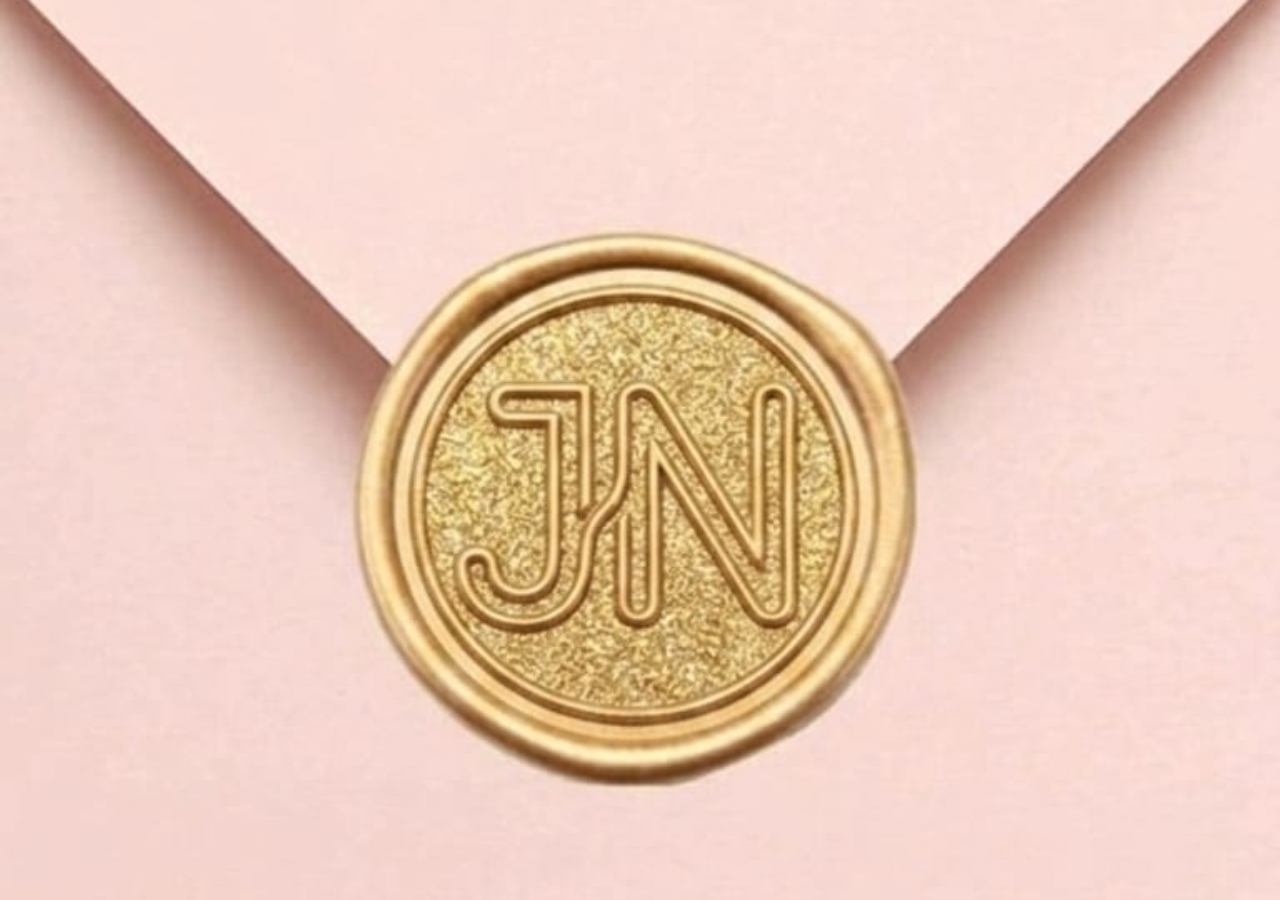
<file: index.html>
<!DOCTYPE html>
<html lang="en">
<head>
<meta charset="UTF-8">
<meta name="viewport" content="width=device-width, initial-scale=1.0">
<title>Invitation</title>
<link rel="stylesheet" href="style.css">

<!---cover page preview---!>
<meta property="og:title" content="Juraij & Nafiya Wedding 💍">
<meta property="og:description" content="You are invited to our special day 💖">
<meta property="og:image" content="https://github.com/custom-web-rgb/J-N_Nikkah-Invitation/cover.jpg">
<meta property="og:url" content="https://github.com/custom-web-rgb/J-N_Nikkah-Invitation">
<meta property="og:type" content="website">
    
</head>

<body>

<div class="screen" id="screen">

    <!-- clickable seal area -->
    <div class="click-area" onclick="openInvite()"></div>

</div>

<script src="script.js"></script>

</body>
</html>
</file>
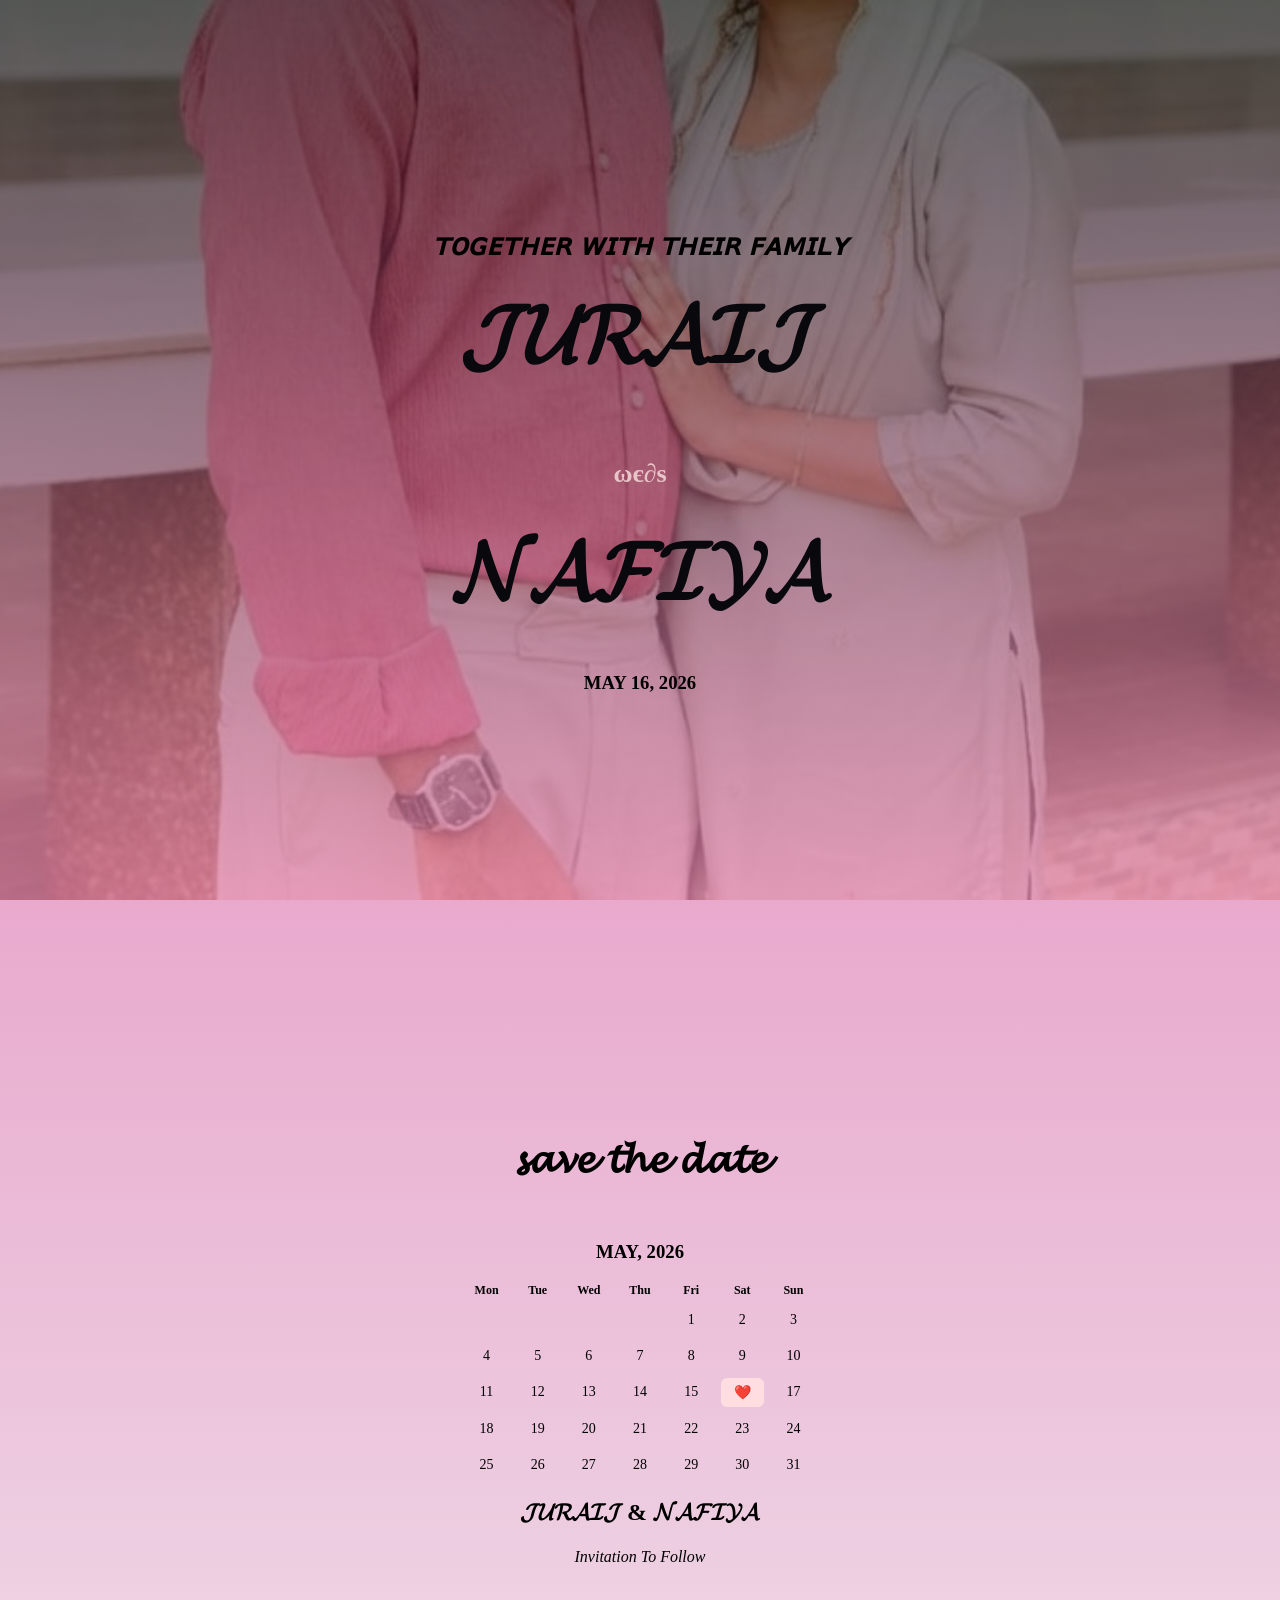
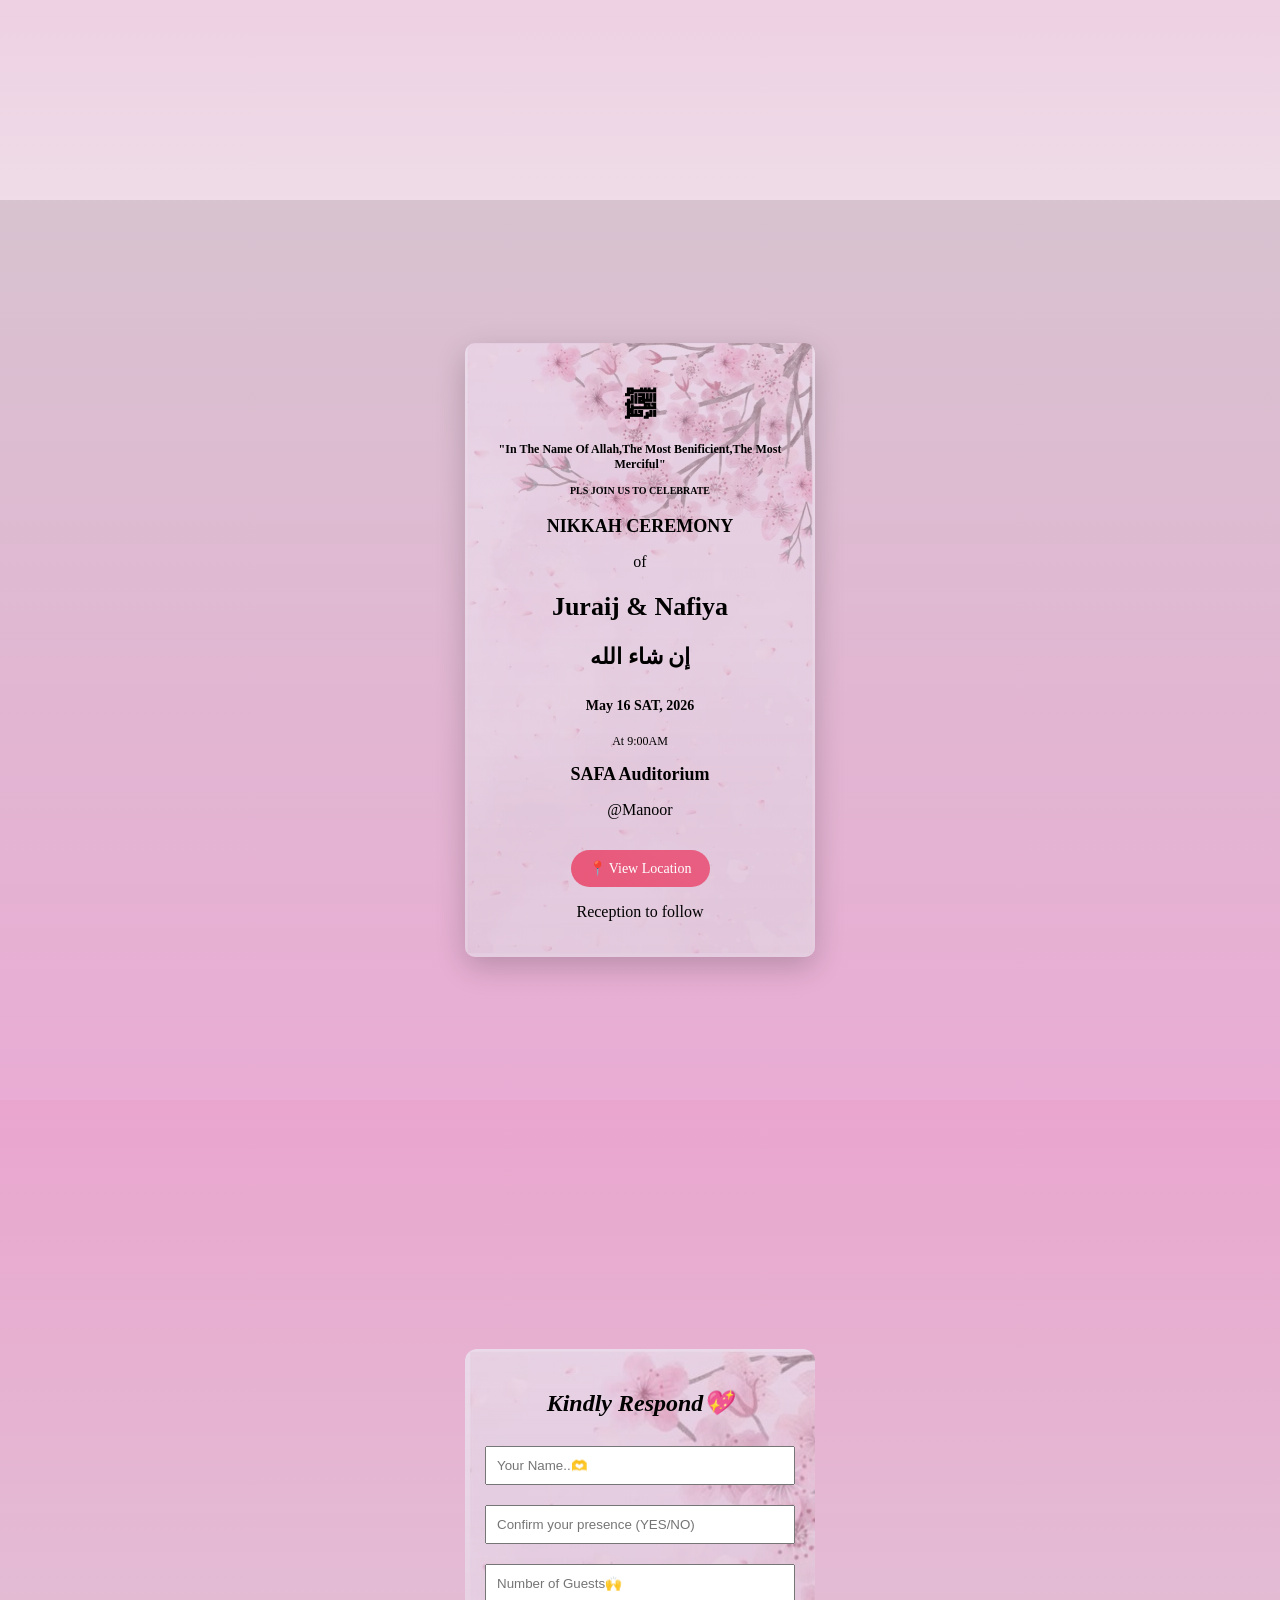
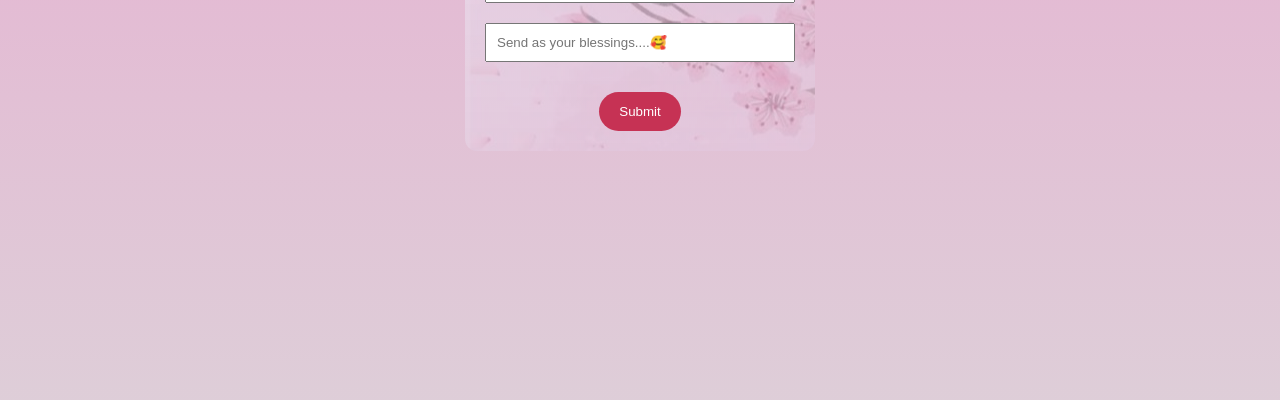
<file: main.html>
<!DOCTYPE html>
<html lang="en">
<head>
<meta charset="UTF-8">
<meta name="viewport" content="width=device-width, initial-scale=1.0">
<title>Wedding</title>
<link rel="stylesheet" href="main.css">
<link rel="scriptsheet" href="main.css">
</head>

<body>

<!-- 🌸 Section 1: Names -->
<section class="page hero">
    <h4>ᴛᴏɢᴇᴛʜᴇʀ ᴡɪᴛʜ ᴛʜᴇɪʀ ꜰᴀᴍɪʟʏ</h4>
    <h1>𝓙𝓤𝓡𝓐𝓘𝓙</h1>
    <h2>ωє∂ѕ</h2>
    <h1>𝓝𝓐𝓕𝓘𝓨𝓐</h1>
    <h3 class="date-m">MAY 16, 2026</h3>
    
</section>
<!-- 📅 Section 2: Calendar -->
<section class="page calendar">
    <h2>𝓼𝓪𝓿𝓮 𝓽𝓱𝓮 𝓭𝓪𝓽𝓮</h2>
    <h3> <a>MAY,</a> <a>2026</a>  </h3>
    <div class="calendar-box">
        <div class="day">Mon</div>
        <div class="day">Tue</div>
        <div class="day">Wed</div>
        <div class="day">Thu</div>
        <div class="day">Fri</div>
        <div class="day">Sat</div>
        <div class="day">Sun</div>

        <!-- Dates (example for June) -->
        <div></div><div></div><div></div><div></div>
        <div class="date">1</div>
        <div class="date">2</div>
        <div class="date">3</div>
        <div class="date">4</div>
        <div class="date">5</div>
        <div class="date">6</div>
        <div class="date">7</div>
        <div class="date">8</div>
        <div class="date">9</div>
        <div class="date">10</div>
        <div class="date">11</div>
        <div class="date">12</div>
        <div class="date">13</div>
        <div class="date">14</div>
        <div class="date">15</div>

         <!-- ❤️ Wedding Date -->
        <div class="date special">❤️</div>

        <div class="date">17</div>
        <div class="date">18</div>
        <div class="date">19</div>
        <div class="date">20</div>
        <div class="date">21</div>
        <div class="date">22</div>
        <div class="date">23</div>
        <div class="date">24</div>
        <div class="date">25</div>
        <div class="date">26</div>
        <div class="date">27</div>
        <div class="date">28</div>
        <div class="date">29</div>
        <div class="date">30</div>
        <div class="date">31</div> 
    </div>

    <h1>𝓙𝓤𝓡𝓐𝓘𝓙 & 𝓝𝓐𝓕𝓘𝓨𝓐</h1>
    <h4><i>Invitation To Follow</i></h4>
</section>

<!-- 👰 Section 3: Details -->
<section class="page details">

    <div class="card">
        <h2 class="bismi">​﷽</h2>

        <h3 class="top-text">"In The Name Of Allah,The Most Benificient,The Most Merciful"</h3>
        <h4 class="bottom-text">PLS JOIN US TO CELEBRATE</h4>

        <h1 class="title">NIKKAH CEREMONY</h1>

        <p class="of">of</p>

        <h2 class="names">Juraij & Nafiya</h2>

        <div class="line"></div>

        <h3 class="ins">إن شاء الله</h3>

        <h3 class="date">May 16 SAT, 2026</h3>

        <p class="time">At 9:00AM</p>

        <h2 class="venue">SAFA Auditorium</h2>
        <p>@Manoor</p>


        <a href="https://maps.app.goo.gl/9h479XhTLWyrWDgr5?g_st=aw" target="_blank" class="location-btn">
    📍 View Location
</a>

        <p class="footer">Reception to follow</p>

    </div>

</section>

<section class="page rsvp">

    <!-- RSVP FORM CARD -->
    <div class="rsvp-card" id="rsvpForm">

        <h2><i>Kindly Respond💖</i></h2>

        <form id="rsvpFormBox" onsubmit="submitRSVP(event)">
            <input type="text" id="name" placeholder="Your Name..🫶" required>

             <input type="text" id="prescence" placeholder="Confirm your presence (YES/NO)" min="1" required>

            <input type="number" id="guests" placeholder="Number of Guests🙌"  required>

            <input type="text" id="wish" placeholder="Send as your blessings....🥰" min="1" required>

            <button type="submit">Submit</button>
        </form>

    </div>

    <!-- THANK YOU CARD -->
    <div class="thank-card" id="thankCard" style="display: none;">
    <h2 id="thankMessage">💖</h2>
    <p class="rsvp-message">We’re so excited to celebrate our special day with you.....
        <a>Get ready for a beautiful day 🫂 </a><p class="countdown-begin">The countdown begins….🤩</p></p>

    <div class="countdown-box">
        <div class="time-box">
            <span id="days">00</span>
            <p>DAYS</p>
        </div>

        <div class="time-box">
            <span id="hours">00</span>
            <p>HOURS</p>
        </div>

        <div class="time-box">
            <span id="mins">00</span>
            <p>MINS</p>
        </div>

        <div class="time-box">
            <span id="secs">00</span>
            <p>SECS</p>
        </div>
    </div>
    </div>

</section>

<script>
function submitRSVP(event) {
    event.preventDefault();

    const name = document.getElementById("name").value.trim();
    const guests = document.getElementById("guests").value.trim();

    // Validation
    if (name === "" || guests === "") {
        alert("Please fill all fields!");
        return;
    }

    // Hide form
    document.getElementById("rsvpForm").style.display = "none";

    // Show thank card
    document.getElementById("thankCard").style.display = "block";

    // Personalized message
    document.getElementById("thankMessage").innerText =
        "Thank You For Response" + " 💖";

    // Start countdown
    startCountdown();
}


function startCountdown() {
    const eventDate = new Date("May 16, 2026 21:00:00").getTime();

    setInterval(() => {
        const now = new Date().getTime();
        const diff = eventDate - now;

        const days = Math.floor(diff / (1000 * 60 * 60 * 24));
        const hours = Math.floor((diff / (1000 * 60 * 60)) % 24);
        const mins = Math.floor((diff / (1000 * 60)) % 60);
        const secs = Math.floor((diff / 1000) % 60);

        document.getElementById("days").innerText = days;
        document.getElementById("hours").innerText = hours;
        document.getElementById("mins").innerText = mins;
        document.getElementById("secs").innerText = secs;

    }, 1000);
}

</script>

</body>
</html>
</file>
<file: style.css>
/* Remove default spacing */
body, html {
    margin: 0;
    padding: 0;
    height: 100%;
}

/* Full screen background */
.screen {
    width: 100%;
    height: 100vh;

    background: url("envelope.jpg") no-repeat center center;
    background-size: cover;

    position: relative;
    transition: transform 1s ease, opacity 1s ease;
}

/* Click area (seal position) */
.click-area {
    position: absolute;

    /* Adjust these values to match your seal position */
    top: 55%;
    left: 50%;
    transform: translate(-50%, -50%);

    width: 100px;
    height: 100px;

    border-radius: 50%;
    cursor: pointer;
}

/* Animation when opening */
.screen.open {
    transform: scale(1.1);
    opacity: 0;
}
</file>
<file: main.css>
html {
    scroll-behavior: smooth;
    background: #f1cfe9;
}

body {
    margin: 0;
    font-family: 'Georgia', serif;
}

/* Make everything responsive */
* {
    box-sizing: border-box;
}

img {
    max-width: 100%;
    height: auto;
}

/* Each section */
.page {
    min-height: 100vh;
    padding: 40px 15px;
    display: flex;
    flex-direction: column;
    justify-content: center;
    align-items: center;
}

/* 🌸 Hero */
.hero {
    text-align: center;
    background: linear-gradient(rgba(3, 3, 3, 0.6),rgba(231, 126, 168, 0.7)), url("couple.jpg");
    background-repeat: no-repeat;
    background-size: cover;
    background-position: center;
}

.hero h1 {
    font-size: clamp(32px, 8vw, 85px);
    color: #09080c;
    margin-top: 3px;
}

.hero h2 {
    font-size: 26px;
    margin-top: 3px;
    margin-bottom: 30px;
    color: #e8c5c9;
}

.hero h3 {
    margin-top: -20px;
}

.hero h4 {
    margin-bottom: 20px;
    font-size: clamp(16px, 4vw, 30px);
    font-style: italic;
}

/* 📅 Calendar */
.calendar {
    background: linear-gradient(rgba(227, 144, 187, 0.6),rgba(238, 225, 232, 0.7));
}

.calendar-box {
    display: grid;
    grid-template-columns: repeat(7, 1fr);
    gap: 8px;
    width: 100%;
    max-width: 350px;
    text-align: center;
}

.day {
    font-weight: bold;
    font-size: 12px;
}

.date {
    padding: 6px;
    border-radius: 6px;
    font-size: 12px;
}

.calendar h2 {
    font-size: clamp(24px, 6vw, 45px);
    margin-top: 20px;
}

.calendar h3 {
    margin-bottom: 20px;
}

.calendar h1 {
    margin-top: 20px;
}

.calendar h4 {
    font-weight: lighter;
    font-size: 16px;
    margin-top: 2px;
}

/* Highlight wedding day */
.special {
    background: #ffdde1;
    color: #ce95a8;
    font-weight: bold;
}

/* 👰 Details */
.details {
    background: linear-gradient(rgba(205, 189, 197, 0.7), rgba(228, 149, 198, 0.6));
}

/* Card */
.card {
    background: linear-gradient(rgba(221, 194, 219, 0.6),rgba(218, 184, 211, 0.7)), url("card-bg.jpg");
    background-size: cover;
    background-position: center;

    width: 90%;
    max-width: 350px;
    padding: 20px;

    text-align: center;
    border-radius: 10px;
    box-shadow: 0 10px 30px rgba(0,0,0,0.2);
}

/* Text */
.bismi {
    font-size: 30px;
    margin-bottom: 20px;
}

.top-text {
    font-size: 12px;
}

.bottom-text {
    font-size: 10px;
    margin-bottom: 20px;
}

.title {
    font-size: 18px;
}

.names {
    font-size: 26px;
}

.ins {
    font-size: 22px;
}

.date {
    font-size: 14px;
}

.time {
    font-size: 12px;
}

.venue {
    font-size: 18px;
}

/* Button */
.location-btn {
    display: inline-block;
    margin-top: 15px;
    padding: 10px 18px;
    background: linear-gradient(45deg, #e85879, #e85f83);
    color: white;
    text-decoration: none;
    border-radius: 30px;
    font-size: 14px;
}

/* RSVP */
.rsvp {
    background: linear-gradient(rgba(232, 155, 200, 0.8), rgba(214, 205, 209, 0.7));
}

/* Cards */
.rsvp-card,
.thank-card {
    background: linear-gradient(rgba(221, 194, 219, 0.6),rgba(218, 184, 211, 0.7)), url("card-bg.jpg");

    width: 90%;
    max-width: 350px;
    padding: 20px;
    height: auto;

    border-radius: 12px;
    text-align: center;
    margin: 20px auto;
}

/* Inputs */
.rsvp-card input {
    width: 100%;
    padding: 10px;
    margin: 10px 0;
}

/* Button */
.rsvp-card button {
    margin-top: 20px;
    padding: 12px 20px;
    border: none;
    background: #c63254;
    color: white;
    border-radius: 20px;
}

/* Thank card */
.thank-card h2 {
    font-size: 28px;
}


.rsvp-message {
    font-size: 15px;
    margin: 20px 0;
    font-style:italic;
}


.countdown-begin {
    font-size: 18px;
}

/* Countdown */
.countdown-box {
    display: flex;
    justify-content: center;
    gap: 10px;
    flex-wrap: wrap;
}

.time-box {
    background: #a51776;
    width: 60px;
    height: 70px;
    border-radius: 10px;

    display: flex;
    flex-direction: column;
    justify-content: center;
    align-items: center;
}

.time-box span {
    font-size: 16px;
}

.time-box p {
    font-size: 10px;
}
</file>
